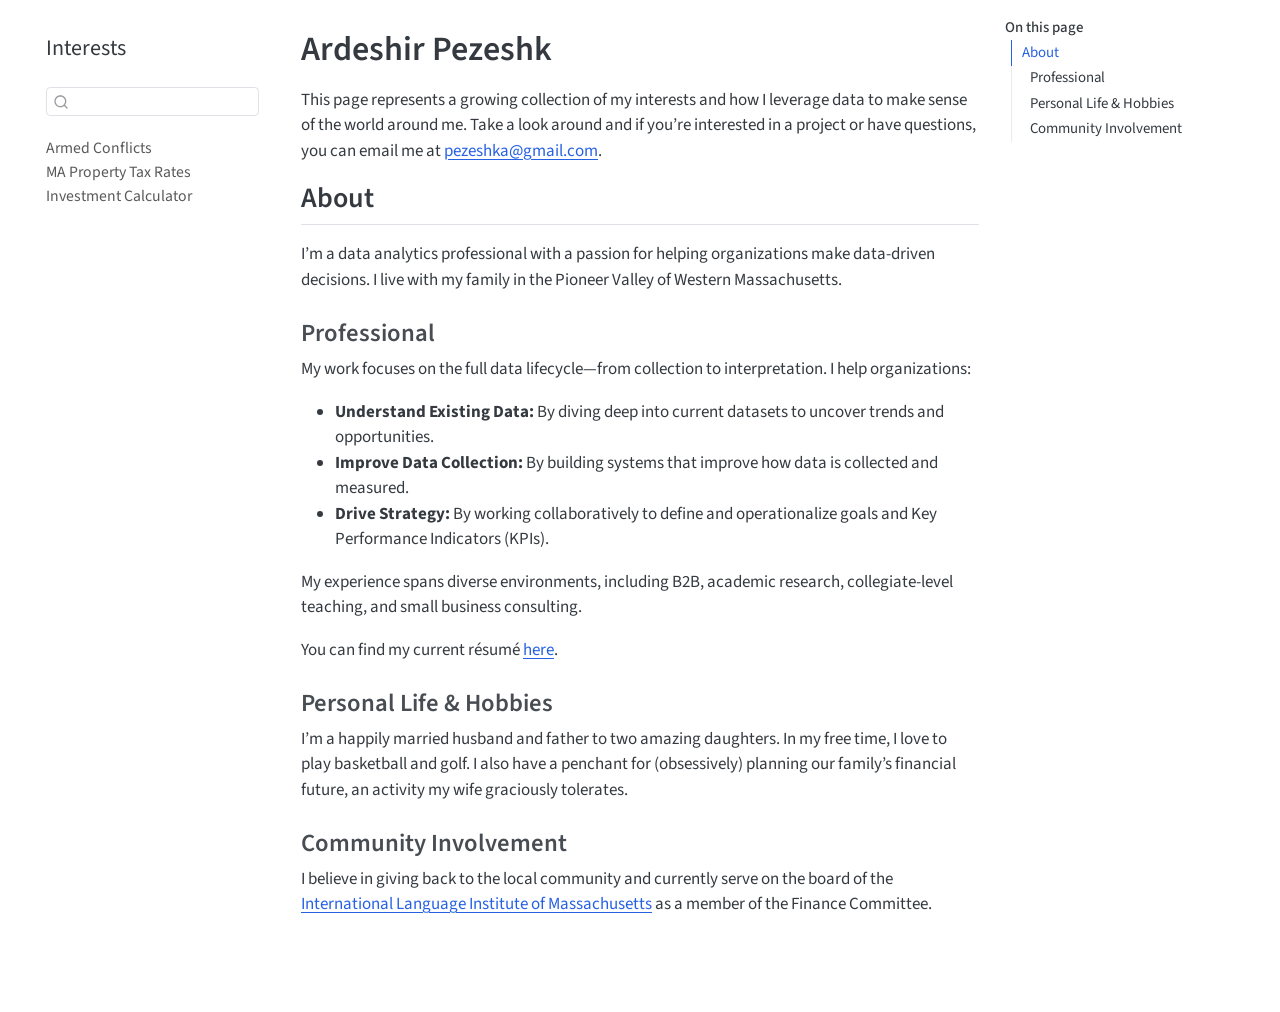
<file: docs/index.html>
<!DOCTYPE html>
<html xmlns="http://www.w3.org/1999/xhtml" lang="en" xml:lang="en"><head>

<meta charset="utf-8">
<meta name="generator" content="quarto-1.6.42">

<meta name="viewport" content="width=device-width, initial-scale=1.0, user-scalable=yes">


<title>Ardeshir Pezeshk – Interests</title>
<style>
code{white-space: pre-wrap;}
span.smallcaps{font-variant: small-caps;}
div.columns{display: flex; gap: min(4vw, 1.5em);}
div.column{flex: auto; overflow-x: auto;}
div.hanging-indent{margin-left: 1.5em; text-indent: -1.5em;}
ul.task-list{list-style: none;}
ul.task-list li input[type="checkbox"] {
  width: 0.8em;
  margin: 0 0.8em 0.2em -1em; /* quarto-specific, see https://github.com/quarto-dev/quarto-cli/issues/4556 */ 
  vertical-align: middle;
}
</style>


<script src="site_libs/quarto-nav/quarto-nav.js"></script>
<script src="site_libs/quarto-nav/headroom.min.js"></script>
<script src="site_libs/clipboard/clipboard.min.js"></script>
<script src="site_libs/quarto-search/autocomplete.umd.js"></script>
<script src="site_libs/quarto-search/fuse.min.js"></script>
<script src="site_libs/quarto-search/quarto-search.js"></script>
<meta name="quarto:offset" content="./">
<script src="site_libs/quarto-html/quarto.js"></script>
<script src="site_libs/quarto-html/popper.min.js"></script>
<script src="site_libs/quarto-html/tippy.umd.min.js"></script>
<script src="site_libs/quarto-html/anchor.min.js"></script>
<link href="site_libs/quarto-html/tippy.css" rel="stylesheet">
<link href="site_libs/quarto-html/quarto-syntax-highlighting-2f5df379a58b258e96c21c0638c20c03.css" rel="stylesheet" id="quarto-text-highlighting-styles">
<script src="site_libs/bootstrap/bootstrap.min.js"></script>
<link href="site_libs/bootstrap/bootstrap-icons.css" rel="stylesheet">
<link href="site_libs/bootstrap/bootstrap-6bd9cfa162949bde0a231f530c97869d.min.css" rel="stylesheet" append-hash="true" id="quarto-bootstrap" data-mode="light">
<script id="quarto-search-options" type="application/json">{
  "location": "sidebar",
  "copy-button": false,
  "collapse-after": 3,
  "panel-placement": "start",
  "type": "textbox",
  "limit": 50,
  "keyboard-shortcut": [
    "f",
    "/",
    "s"
  ],
  "show-item-context": false,
  "language": {
    "search-no-results-text": "No results",
    "search-matching-documents-text": "matching documents",
    "search-copy-link-title": "Copy link to search",
    "search-hide-matches-text": "Hide additional matches",
    "search-more-match-text": "more match in this document",
    "search-more-matches-text": "more matches in this document",
    "search-clear-button-title": "Clear",
    "search-text-placeholder": "",
    "search-detached-cancel-button-title": "Cancel",
    "search-submit-button-title": "Submit",
    "search-label": "Search"
  }
}</script>


<link rel="stylesheet" href="styles.css">
</head>

<body class="nav-sidebar floating">

<div id="quarto-search-results"></div>
  <header id="quarto-header" class="headroom fixed-top">
  <nav class="quarto-secondary-nav">
    <div class="container-fluid d-flex">
      <button type="button" class="quarto-btn-toggle btn" data-bs-toggle="collapse" role="button" data-bs-target=".quarto-sidebar-collapse-item" aria-controls="quarto-sidebar" aria-expanded="false" aria-label="Toggle sidebar navigation" onclick="if (window.quartoToggleHeadroom) { window.quartoToggleHeadroom(); }">
        <i class="bi bi-layout-text-sidebar-reverse"></i>
      </button>
        <nav class="quarto-page-breadcrumbs" aria-label="breadcrumb"><ol class="breadcrumb"><li class="breadcrumb-item">
      Interests
      </li></ol></nav>
        <a class="flex-grow-1" role="navigation" data-bs-toggle="collapse" data-bs-target=".quarto-sidebar-collapse-item" aria-controls="quarto-sidebar" aria-expanded="false" aria-label="Toggle sidebar navigation" onclick="if (window.quartoToggleHeadroom) { window.quartoToggleHeadroom(); }">      
        </a>
      <button type="button" class="btn quarto-search-button" aria-label="Search" onclick="window.quartoOpenSearch();">
        <i class="bi bi-search"></i>
      </button>
    </div>
  </nav>
</header>
<!-- content -->
<div id="quarto-content" class="quarto-container page-columns page-rows-contents page-layout-article">
<!-- sidebar -->
  <nav id="quarto-sidebar" class="sidebar collapse collapse-horizontal quarto-sidebar-collapse-item sidebar-navigation floating overflow-auto">
    <div class="pt-lg-2 mt-2 text-left sidebar-header">
    <div class="sidebar-title mb-0 py-0">
      <a href="./">Interests</a> 
    </div>
      </div>
        <div class="mt-2 flex-shrink-0 align-items-center">
        <div class="sidebar-search">
        <div id="quarto-search" class="" title="Search"></div>
        </div>
        </div>
    <div class="sidebar-menu-container"> 
    <ul class="list-unstyled mt-1">
        <li class="sidebar-item">
  <div class="sidebar-item-container"> 
  <a href="./armed_conflict.html" class="sidebar-item-text sidebar-link">
 <span class="menu-text">Armed Conflicts</span></a>
  </div>
</li>
        <li class="sidebar-item">
  <div class="sidebar-item-container"> 
  <a href="./mass.html" class="sidebar-item-text sidebar-link">
 <span class="menu-text">MA Property Tax Rates</span></a>
  </div>
</li>
        <li class="sidebar-item">
  <div class="sidebar-item-container"> 
  <a href="./investment_calculator.html" class="sidebar-item-text sidebar-link">
 <span class="menu-text">Investment Calculator</span></a>
  </div>
</li>
    </ul>
    </div>
</nav>
<div id="quarto-sidebar-glass" class="quarto-sidebar-collapse-item" data-bs-toggle="collapse" data-bs-target=".quarto-sidebar-collapse-item"></div>
<!-- margin-sidebar -->
    <div id="quarto-margin-sidebar" class="sidebar margin-sidebar">
        <nav id="TOC" role="doc-toc" class="toc-active">
    <h2 id="toc-title">On this page</h2>
   
  <ul>
  <li><a href="#about" id="toc-about" class="nav-link active" data-scroll-target="#about">About</a>
  <ul class="collapse">
  <li><a href="#professional" id="toc-professional" class="nav-link" data-scroll-target="#professional">Professional</a></li>
  <li><a href="#personal-life-hobbies" id="toc-personal-life-hobbies" class="nav-link" data-scroll-target="#personal-life-hobbies">Personal Life &amp; Hobbies</a></li>
  <li><a href="#community-involvement" id="toc-community-involvement" class="nav-link" data-scroll-target="#community-involvement">Community Involvement</a></li>
  </ul></li>
  </ul>
</nav>
    </div>
<!-- main -->
<main class="content" id="quarto-document-content">

<header id="title-block-header" class="quarto-title-block default">
<div class="quarto-title">
<h1 class="title">Ardeshir Pezeshk</h1>
</div>



<div class="quarto-title-meta">

    
  
    
  </div>
  


</header>


<p>This page represents a growing collection of my interests and how I leverage data to make sense of the world around me. Take a look around and if you’re interested in a project or have questions, you can email me at <a href="mailto:pezeshka@gmail.com">pezeshka@gmail.com</a>.</p>
<section id="about" class="level2">
<h2 class="anchored" data-anchor-id="about">About</h2>
<p>I’m a data analytics professional with a passion for helping organizations make data-driven decisions. I live with my family in the Pioneer Valley of Western Massachusetts.</p>
<section id="professional" class="level3">
<h3 class="anchored" data-anchor-id="professional">Professional</h3>
<p>My work focuses on the full data lifecycle—from collection to interpretation. I help organizations:</p>
<ul>
<li><strong>Understand Existing Data:</strong> By diving deep into current datasets to uncover trends and opportunities.</li>
<li><strong>Improve Data Collection:</strong> By building systems that improve how data is collected and measured.</li>
<li><strong>Drive Strategy:</strong> By working collaboratively to define and operationalize goals and Key Performance Indicators (KPIs).</li>
</ul>
<p>My experience spans diverse environments, including B2B, academic research, collegiate-level teaching, and small business consulting.</p>
<p>You can find my current résumé <a href="https://drive.google.com/file/d/1kM9ImNQi08-RJFJR9l2CmvvWIUH6cJAu/view?usp=sharing">here</a>.</p>
</section>
<section id="personal-life-hobbies" class="level3">
<h3 class="anchored" data-anchor-id="personal-life-hobbies">Personal Life &amp; Hobbies</h3>
<p>I’m a happily married husband and father to two amazing daughters. In my free time, I love to play basketball and golf. I also have a penchant for (obsessively) planning our family’s financial future, an activity my wife graciously tolerates.</p>
</section>
<section id="community-involvement" class="level3">
<h3 class="anchored" data-anchor-id="community-involvement">Community Involvement</h3>
<p>I believe in giving back to the local community and currently serve on the board of the <a href="https://ili.edu/">International Language Institute of Massachusetts</a> as a member of the Finance Committee.</p>


</section>
</section>

</main> <!-- /main -->
<script id="quarto-html-after-body" type="application/javascript">
window.document.addEventListener("DOMContentLoaded", function (event) {
  const toggleBodyColorMode = (bsSheetEl) => {
    const mode = bsSheetEl.getAttribute("data-mode");
    const bodyEl = window.document.querySelector("body");
    if (mode === "dark") {
      bodyEl.classList.add("quarto-dark");
      bodyEl.classList.remove("quarto-light");
    } else {
      bodyEl.classList.add("quarto-light");
      bodyEl.classList.remove("quarto-dark");
    }
  }
  const toggleBodyColorPrimary = () => {
    const bsSheetEl = window.document.querySelector("link#quarto-bootstrap");
    if (bsSheetEl) {
      toggleBodyColorMode(bsSheetEl);
    }
  }
  toggleBodyColorPrimary();  
  const icon = "";
  const anchorJS = new window.AnchorJS();
  anchorJS.options = {
    placement: 'right',
    icon: icon
  };
  anchorJS.add('.anchored');
  const isCodeAnnotation = (el) => {
    for (const clz of el.classList) {
      if (clz.startsWith('code-annotation-')) {                     
        return true;
      }
    }
    return false;
  }
  const onCopySuccess = function(e) {
    // button target
    const button = e.trigger;
    // don't keep focus
    button.blur();
    // flash "checked"
    button.classList.add('code-copy-button-checked');
    var currentTitle = button.getAttribute("title");
    button.setAttribute("title", "Copied!");
    let tooltip;
    if (window.bootstrap) {
      button.setAttribute("data-bs-toggle", "tooltip");
      button.setAttribute("data-bs-placement", "left");
      button.setAttribute("data-bs-title", "Copied!");
      tooltip = new bootstrap.Tooltip(button, 
        { trigger: "manual", 
          customClass: "code-copy-button-tooltip",
          offset: [0, -8]});
      tooltip.show();    
    }
    setTimeout(function() {
      if (tooltip) {
        tooltip.hide();
        button.removeAttribute("data-bs-title");
        button.removeAttribute("data-bs-toggle");
        button.removeAttribute("data-bs-placement");
      }
      button.setAttribute("title", currentTitle);
      button.classList.remove('code-copy-button-checked');
    }, 1000);
    // clear code selection
    e.clearSelection();
  }
  const getTextToCopy = function(trigger) {
      const codeEl = trigger.previousElementSibling.cloneNode(true);
      for (const childEl of codeEl.children) {
        if (isCodeAnnotation(childEl)) {
          childEl.remove();
        }
      }
      return codeEl.innerText;
  }
  const clipboard = new window.ClipboardJS('.code-copy-button:not([data-in-quarto-modal])', {
    text: getTextToCopy
  });
  clipboard.on('success', onCopySuccess);
  if (window.document.getElementById('quarto-embedded-source-code-modal')) {
    const clipboardModal = new window.ClipboardJS('.code-copy-button[data-in-quarto-modal]', {
      text: getTextToCopy,
      container: window.document.getElementById('quarto-embedded-source-code-modal')
    });
    clipboardModal.on('success', onCopySuccess);
  }
    var localhostRegex = new RegExp(/^(?:http|https):\/\/localhost\:?[0-9]*\//);
    var mailtoRegex = new RegExp(/^mailto:/);
      var filterRegex = new RegExp('/' + window.location.host + '/');
    var isInternal = (href) => {
        return filterRegex.test(href) || localhostRegex.test(href) || mailtoRegex.test(href);
    }
    // Inspect non-navigation links and adorn them if external
 	var links = window.document.querySelectorAll('a[href]:not(.nav-link):not(.navbar-brand):not(.toc-action):not(.sidebar-link):not(.sidebar-item-toggle):not(.pagination-link):not(.no-external):not([aria-hidden]):not(.dropdown-item):not(.quarto-navigation-tool):not(.about-link)');
    for (var i=0; i<links.length; i++) {
      const link = links[i];
      if (!isInternal(link.href)) {
        // undo the damage that might have been done by quarto-nav.js in the case of
        // links that we want to consider external
        if (link.dataset.originalHref !== undefined) {
          link.href = link.dataset.originalHref;
        }
      }
    }
  function tippyHover(el, contentFn, onTriggerFn, onUntriggerFn) {
    const config = {
      allowHTML: true,
      maxWidth: 500,
      delay: 100,
      arrow: false,
      appendTo: function(el) {
          return el.parentElement;
      },
      interactive: true,
      interactiveBorder: 10,
      theme: 'quarto',
      placement: 'bottom-start',
    };
    if (contentFn) {
      config.content = contentFn;
    }
    if (onTriggerFn) {
      config.onTrigger = onTriggerFn;
    }
    if (onUntriggerFn) {
      config.onUntrigger = onUntriggerFn;
    }
    window.tippy(el, config); 
  }
  const noterefs = window.document.querySelectorAll('a[role="doc-noteref"]');
  for (var i=0; i<noterefs.length; i++) {
    const ref = noterefs[i];
    tippyHover(ref, function() {
      // use id or data attribute instead here
      let href = ref.getAttribute('data-footnote-href') || ref.getAttribute('href');
      try { href = new URL(href).hash; } catch {}
      const id = href.replace(/^#\/?/, "");
      const note = window.document.getElementById(id);
      if (note) {
        return note.innerHTML;
      } else {
        return "";
      }
    });
  }
  const xrefs = window.document.querySelectorAll('a.quarto-xref');
  const processXRef = (id, note) => {
    // Strip column container classes
    const stripColumnClz = (el) => {
      el.classList.remove("page-full", "page-columns");
      if (el.children) {
        for (const child of el.children) {
          stripColumnClz(child);
        }
      }
    }
    stripColumnClz(note)
    if (id === null || id.startsWith('sec-')) {
      // Special case sections, only their first couple elements
      const container = document.createElement("div");
      if (note.children && note.children.length > 2) {
        container.appendChild(note.children[0].cloneNode(true));
        for (let i = 1; i < note.children.length; i++) {
          const child = note.children[i];
          if (child.tagName === "P" && child.innerText === "") {
            continue;
          } else {
            container.appendChild(child.cloneNode(true));
            break;
          }
        }
        if (window.Quarto?.typesetMath) {
          window.Quarto.typesetMath(container);
        }
        return container.innerHTML
      } else {
        if (window.Quarto?.typesetMath) {
          window.Quarto.typesetMath(note);
        }
        return note.innerHTML;
      }
    } else {
      // Remove any anchor links if they are present
      const anchorLink = note.querySelector('a.anchorjs-link');
      if (anchorLink) {
        anchorLink.remove();
      }
      if (window.Quarto?.typesetMath) {
        window.Quarto.typesetMath(note);
      }
      if (note.classList.contains("callout")) {
        return note.outerHTML;
      } else {
        return note.innerHTML;
      }
    }
  }
  for (var i=0; i<xrefs.length; i++) {
    const xref = xrefs[i];
    tippyHover(xref, undefined, function(instance) {
      instance.disable();
      let url = xref.getAttribute('href');
      let hash = undefined; 
      if (url.startsWith('#')) {
        hash = url;
      } else {
        try { hash = new URL(url).hash; } catch {}
      }
      if (hash) {
        const id = hash.replace(/^#\/?/, "");
        const note = window.document.getElementById(id);
        if (note !== null) {
          try {
            const html = processXRef(id, note.cloneNode(true));
            instance.setContent(html);
          } finally {
            instance.enable();
            instance.show();
          }
        } else {
          // See if we can fetch this
          fetch(url.split('#')[0])
          .then(res => res.text())
          .then(html => {
            const parser = new DOMParser();
            const htmlDoc = parser.parseFromString(html, "text/html");
            const note = htmlDoc.getElementById(id);
            if (note !== null) {
              const html = processXRef(id, note);
              instance.setContent(html);
            } 
          }).finally(() => {
            instance.enable();
            instance.show();
          });
        }
      } else {
        // See if we can fetch a full url (with no hash to target)
        // This is a special case and we should probably do some content thinning / targeting
        fetch(url)
        .then(res => res.text())
        .then(html => {
          const parser = new DOMParser();
          const htmlDoc = parser.parseFromString(html, "text/html");
          const note = htmlDoc.querySelector('main.content');
          if (note !== null) {
            // This should only happen for chapter cross references
            // (since there is no id in the URL)
            // remove the first header
            if (note.children.length > 0 && note.children[0].tagName === "HEADER") {
              note.children[0].remove();
            }
            const html = processXRef(null, note);
            instance.setContent(html);
          } 
        }).finally(() => {
          instance.enable();
          instance.show();
        });
      }
    }, function(instance) {
    });
  }
      let selectedAnnoteEl;
      const selectorForAnnotation = ( cell, annotation) => {
        let cellAttr = 'data-code-cell="' + cell + '"';
        let lineAttr = 'data-code-annotation="' +  annotation + '"';
        const selector = 'span[' + cellAttr + '][' + lineAttr + ']';
        return selector;
      }
      const selectCodeLines = (annoteEl) => {
        const doc = window.document;
        const targetCell = annoteEl.getAttribute("data-target-cell");
        const targetAnnotation = annoteEl.getAttribute("data-target-annotation");
        const annoteSpan = window.document.querySelector(selectorForAnnotation(targetCell, targetAnnotation));
        const lines = annoteSpan.getAttribute("data-code-lines").split(",");
        const lineIds = lines.map((line) => {
          return targetCell + "-" + line;
        })
        let top = null;
        let height = null;
        let parent = null;
        if (lineIds.length > 0) {
            //compute the position of the single el (top and bottom and make a div)
            const el = window.document.getElementById(lineIds[0]);
            top = el.offsetTop;
            height = el.offsetHeight;
            parent = el.parentElement.parentElement;
          if (lineIds.length > 1) {
            const lastEl = window.document.getElementById(lineIds[lineIds.length - 1]);
            const bottom = lastEl.offsetTop + lastEl.offsetHeight;
            height = bottom - top;
          }
          if (top !== null && height !== null && parent !== null) {
            // cook up a div (if necessary) and position it 
            let div = window.document.getElementById("code-annotation-line-highlight");
            if (div === null) {
              div = window.document.createElement("div");
              div.setAttribute("id", "code-annotation-line-highlight");
              div.style.position = 'absolute';
              parent.appendChild(div);
            }
            div.style.top = top - 2 + "px";
            div.style.height = height + 4 + "px";
            div.style.left = 0;
            let gutterDiv = window.document.getElementById("code-annotation-line-highlight-gutter");
            if (gutterDiv === null) {
              gutterDiv = window.document.createElement("div");
              gutterDiv.setAttribute("id", "code-annotation-line-highlight-gutter");
              gutterDiv.style.position = 'absolute';
              const codeCell = window.document.getElementById(targetCell);
              const gutter = codeCell.querySelector('.code-annotation-gutter');
              gutter.appendChild(gutterDiv);
            }
            gutterDiv.style.top = top - 2 + "px";
            gutterDiv.style.height = height + 4 + "px";
          }
          selectedAnnoteEl = annoteEl;
        }
      };
      const unselectCodeLines = () => {
        const elementsIds = ["code-annotation-line-highlight", "code-annotation-line-highlight-gutter"];
        elementsIds.forEach((elId) => {
          const div = window.document.getElementById(elId);
          if (div) {
            div.remove();
          }
        });
        selectedAnnoteEl = undefined;
      };
        // Handle positioning of the toggle
    window.addEventListener(
      "resize",
      throttle(() => {
        elRect = undefined;
        if (selectedAnnoteEl) {
          selectCodeLines(selectedAnnoteEl);
        }
      }, 10)
    );
    function throttle(fn, ms) {
    let throttle = false;
    let timer;
      return (...args) => {
        if(!throttle) { // first call gets through
            fn.apply(this, args);
            throttle = true;
        } else { // all the others get throttled
            if(timer) clearTimeout(timer); // cancel #2
            timer = setTimeout(() => {
              fn.apply(this, args);
              timer = throttle = false;
            }, ms);
        }
      };
    }
      // Attach click handler to the DT
      const annoteDls = window.document.querySelectorAll('dt[data-target-cell]');
      for (const annoteDlNode of annoteDls) {
        annoteDlNode.addEventListener('click', (event) => {
          const clickedEl = event.target;
          if (clickedEl !== selectedAnnoteEl) {
            unselectCodeLines();
            const activeEl = window.document.querySelector('dt[data-target-cell].code-annotation-active');
            if (activeEl) {
              activeEl.classList.remove('code-annotation-active');
            }
            selectCodeLines(clickedEl);
            clickedEl.classList.add('code-annotation-active');
          } else {
            // Unselect the line
            unselectCodeLines();
            clickedEl.classList.remove('code-annotation-active');
          }
        });
      }
  const findCites = (el) => {
    const parentEl = el.parentElement;
    if (parentEl) {
      const cites = parentEl.dataset.cites;
      if (cites) {
        return {
          el,
          cites: cites.split(' ')
        };
      } else {
        return findCites(el.parentElement)
      }
    } else {
      return undefined;
    }
  };
  var bibliorefs = window.document.querySelectorAll('a[role="doc-biblioref"]');
  for (var i=0; i<bibliorefs.length; i++) {
    const ref = bibliorefs[i];
    const citeInfo = findCites(ref);
    if (citeInfo) {
      tippyHover(citeInfo.el, function() {
        var popup = window.document.createElement('div');
        citeInfo.cites.forEach(function(cite) {
          var citeDiv = window.document.createElement('div');
          citeDiv.classList.add('hanging-indent');
          citeDiv.classList.add('csl-entry');
          var biblioDiv = window.document.getElementById('ref-' + cite);
          if (biblioDiv) {
            citeDiv.innerHTML = biblioDiv.innerHTML;
          }
          popup.appendChild(citeDiv);
        });
        return popup.innerHTML;
      });
    }
  }
});
</script>
</div> <!-- /content -->




</body></html>
</file>
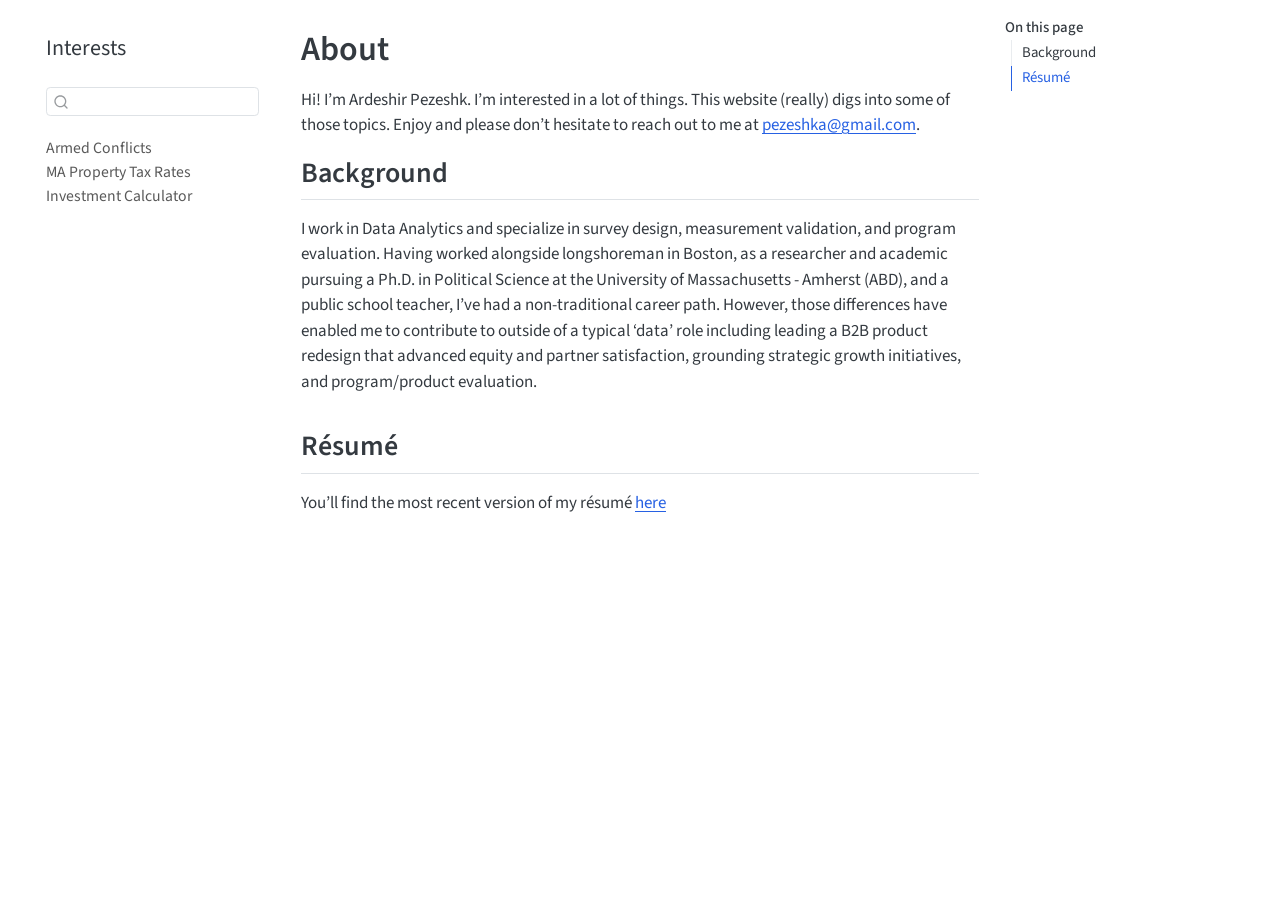
<file: docs/about.html>
<!DOCTYPE html>
<html xmlns="http://www.w3.org/1999/xhtml" lang="en" xml:lang="en"><head>

<meta charset="utf-8">
<meta name="generator" content="quarto-1.6.42">

<meta name="viewport" content="width=device-width, initial-scale=1.0, user-scalable=yes">


<title>About – Interests</title>
<style>
code{white-space: pre-wrap;}
span.smallcaps{font-variant: small-caps;}
div.columns{display: flex; gap: min(4vw, 1.5em);}
div.column{flex: auto; overflow-x: auto;}
div.hanging-indent{margin-left: 1.5em; text-indent: -1.5em;}
ul.task-list{list-style: none;}
ul.task-list li input[type="checkbox"] {
  width: 0.8em;
  margin: 0 0.8em 0.2em -1em; /* quarto-specific, see https://github.com/quarto-dev/quarto-cli/issues/4556 */ 
  vertical-align: middle;
}
</style>


<script src="site_libs/quarto-nav/quarto-nav.js"></script>
<script src="site_libs/quarto-nav/headroom.min.js"></script>
<script src="site_libs/clipboard/clipboard.min.js"></script>
<script src="site_libs/quarto-search/autocomplete.umd.js"></script>
<script src="site_libs/quarto-search/fuse.min.js"></script>
<script src="site_libs/quarto-search/quarto-search.js"></script>
<meta name="quarto:offset" content="./">
<script src="site_libs/quarto-html/quarto.js"></script>
<script src="site_libs/quarto-html/popper.min.js"></script>
<script src="site_libs/quarto-html/tippy.umd.min.js"></script>
<script src="site_libs/quarto-html/anchor.min.js"></script>
<link href="site_libs/quarto-html/tippy.css" rel="stylesheet">
<link href="site_libs/quarto-html/quarto-syntax-highlighting-2f5df379a58b258e96c21c0638c20c03.css" rel="stylesheet" id="quarto-text-highlighting-styles">
<script src="site_libs/bootstrap/bootstrap.min.js"></script>
<link href="site_libs/bootstrap/bootstrap-icons.css" rel="stylesheet">
<link href="site_libs/bootstrap/bootstrap-6bd9cfa162949bde0a231f530c97869d.min.css" rel="stylesheet" append-hash="true" id="quarto-bootstrap" data-mode="light">
<script id="quarto-search-options" type="application/json">{
  "location": "sidebar",
  "copy-button": false,
  "collapse-after": 3,
  "panel-placement": "start",
  "type": "textbox",
  "limit": 50,
  "keyboard-shortcut": [
    "f",
    "/",
    "s"
  ],
  "show-item-context": false,
  "language": {
    "search-no-results-text": "No results",
    "search-matching-documents-text": "matching documents",
    "search-copy-link-title": "Copy link to search",
    "search-hide-matches-text": "Hide additional matches",
    "search-more-match-text": "more match in this document",
    "search-more-matches-text": "more matches in this document",
    "search-clear-button-title": "Clear",
    "search-text-placeholder": "",
    "search-detached-cancel-button-title": "Cancel",
    "search-submit-button-title": "Submit",
    "search-label": "Search"
  }
}</script>


<link rel="stylesheet" href="styles.css">
</head>

<body class="nav-sidebar floating">

<div id="quarto-search-results"></div>
  <header id="quarto-header" class="headroom fixed-top">
  <nav class="quarto-secondary-nav">
    <div class="container-fluid d-flex">
      <button type="button" class="quarto-btn-toggle btn" data-bs-toggle="collapse" role="button" data-bs-target=".quarto-sidebar-collapse-item" aria-controls="quarto-sidebar" aria-expanded="false" aria-label="Toggle sidebar navigation" onclick="if (window.quartoToggleHeadroom) { window.quartoToggleHeadroom(); }">
        <i class="bi bi-layout-text-sidebar-reverse"></i>
      </button>
        <nav class="quarto-page-breadcrumbs" aria-label="breadcrumb"><ol class="breadcrumb"><li class="breadcrumb-item">
      Interests
      </li></ol></nav>
        <a class="flex-grow-1" role="navigation" data-bs-toggle="collapse" data-bs-target=".quarto-sidebar-collapse-item" aria-controls="quarto-sidebar" aria-expanded="false" aria-label="Toggle sidebar navigation" onclick="if (window.quartoToggleHeadroom) { window.quartoToggleHeadroom(); }">      
        </a>
      <button type="button" class="btn quarto-search-button" aria-label="Search" onclick="window.quartoOpenSearch();">
        <i class="bi bi-search"></i>
      </button>
    </div>
  </nav>
</header>
<!-- content -->
<div id="quarto-content" class="quarto-container page-columns page-rows-contents page-layout-article">
<!-- sidebar -->
  <nav id="quarto-sidebar" class="sidebar collapse collapse-horizontal quarto-sidebar-collapse-item sidebar-navigation floating overflow-auto">
    <div class="pt-lg-2 mt-2 text-left sidebar-header">
    <div class="sidebar-title mb-0 py-0">
      <a href="./">Interests</a> 
    </div>
      </div>
        <div class="mt-2 flex-shrink-0 align-items-center">
        <div class="sidebar-search">
        <div id="quarto-search" class="" title="Search"></div>
        </div>
        </div>
    <div class="sidebar-menu-container"> 
    <ul class="list-unstyled mt-1">
        <li class="sidebar-item">
  <div class="sidebar-item-container"> 
  <a href="./armed_conflict.html" class="sidebar-item-text sidebar-link">
 <span class="menu-text">Armed Conflicts</span></a>
  </div>
</li>
        <li class="sidebar-item">
  <div class="sidebar-item-container"> 
  <a href="./mass.html" class="sidebar-item-text sidebar-link">
 <span class="menu-text">MA Property Tax Rates</span></a>
  </div>
</li>
        <li class="sidebar-item">
  <div class="sidebar-item-container"> 
  <a href="./investment_calculator.html" class="sidebar-item-text sidebar-link">
 <span class="menu-text">Investment Calculator</span></a>
  </div>
</li>
    </ul>
    </div>
</nav>
<div id="quarto-sidebar-glass" class="quarto-sidebar-collapse-item" data-bs-toggle="collapse" data-bs-target=".quarto-sidebar-collapse-item"></div>
<!-- margin-sidebar -->
    <div id="quarto-margin-sidebar" class="sidebar margin-sidebar">
        <nav id="TOC" role="doc-toc" class="toc-active">
    <h2 id="toc-title">On this page</h2>
   
  <ul>
  <li><a href="#background" id="toc-background" class="nav-link active" data-scroll-target="#background">Background</a></li>
  <li><a href="#résumé" id="toc-résumé" class="nav-link" data-scroll-target="#résumé">Résumé</a></li>
  </ul>
</nav>
    </div>
<!-- main -->
<main class="content" id="quarto-document-content">

<header id="title-block-header" class="quarto-title-block default">
<div class="quarto-title">
<h1 class="title">About</h1>
</div>



<div class="quarto-title-meta">

    
  
    
  </div>
  


</header>


<p>Hi! I’m Ardeshir Pezeshk. I’m interested in a lot of things. This website (really) digs into some of those topics. Enjoy and please don’t hesitate to reach out to me at <a href="mailto:pezeshka@gmail.com">pezeshka@gmail.com</a>.</p>
<section id="background" class="level2">
<h2 class="anchored" data-anchor-id="background">Background</h2>
<p>I work in Data Analytics and specialize in survey design, measurement validation, and program evaluation. Having worked alongside longshoreman in Boston, as a researcher and academic pursuing a Ph.D.&nbsp;in Political Science at the University of Massachusetts - Amherst (ABD), and a public school teacher, I’ve had a non-traditional career path. However, those differences have enabled me to contribute to outside of a typical ‘data’ role including leading a B2B product redesign that advanced equity and partner satisfaction, grounding strategic growth initiatives, and program/product evaluation.</p>
</section>
<section id="résumé" class="level2">
<h2 class="anchored" data-anchor-id="résumé">Résumé</h2>
<p>You’ll find the most recent version of my résumé <a href="https://drive.google.com/file/d/1kM9ImNQi08-RJFJR9l2CmvvWIUH6cJAu/view?usp=sharing">here</a></p>


</section>

</main> <!-- /main -->
<script id="quarto-html-after-body" type="application/javascript">
window.document.addEventListener("DOMContentLoaded", function (event) {
  const toggleBodyColorMode = (bsSheetEl) => {
    const mode = bsSheetEl.getAttribute("data-mode");
    const bodyEl = window.document.querySelector("body");
    if (mode === "dark") {
      bodyEl.classList.add("quarto-dark");
      bodyEl.classList.remove("quarto-light");
    } else {
      bodyEl.classList.add("quarto-light");
      bodyEl.classList.remove("quarto-dark");
    }
  }
  const toggleBodyColorPrimary = () => {
    const bsSheetEl = window.document.querySelector("link#quarto-bootstrap");
    if (bsSheetEl) {
      toggleBodyColorMode(bsSheetEl);
    }
  }
  toggleBodyColorPrimary();  
  const icon = "";
  const anchorJS = new window.AnchorJS();
  anchorJS.options = {
    placement: 'right',
    icon: icon
  };
  anchorJS.add('.anchored');
  const isCodeAnnotation = (el) => {
    for (const clz of el.classList) {
      if (clz.startsWith('code-annotation-')) {                     
        return true;
      }
    }
    return false;
  }
  const onCopySuccess = function(e) {
    // button target
    const button = e.trigger;
    // don't keep focus
    button.blur();
    // flash "checked"
    button.classList.add('code-copy-button-checked');
    var currentTitle = button.getAttribute("title");
    button.setAttribute("title", "Copied!");
    let tooltip;
    if (window.bootstrap) {
      button.setAttribute("data-bs-toggle", "tooltip");
      button.setAttribute("data-bs-placement", "left");
      button.setAttribute("data-bs-title", "Copied!");
      tooltip = new bootstrap.Tooltip(button, 
        { trigger: "manual", 
          customClass: "code-copy-button-tooltip",
          offset: [0, -8]});
      tooltip.show();    
    }
    setTimeout(function() {
      if (tooltip) {
        tooltip.hide();
        button.removeAttribute("data-bs-title");
        button.removeAttribute("data-bs-toggle");
        button.removeAttribute("data-bs-placement");
      }
      button.setAttribute("title", currentTitle);
      button.classList.remove('code-copy-button-checked');
    }, 1000);
    // clear code selection
    e.clearSelection();
  }
  const getTextToCopy = function(trigger) {
      const codeEl = trigger.previousElementSibling.cloneNode(true);
      for (const childEl of codeEl.children) {
        if (isCodeAnnotation(childEl)) {
          childEl.remove();
        }
      }
      return codeEl.innerText;
  }
  const clipboard = new window.ClipboardJS('.code-copy-button:not([data-in-quarto-modal])', {
    text: getTextToCopy
  });
  clipboard.on('success', onCopySuccess);
  if (window.document.getElementById('quarto-embedded-source-code-modal')) {
    const clipboardModal = new window.ClipboardJS('.code-copy-button[data-in-quarto-modal]', {
      text: getTextToCopy,
      container: window.document.getElementById('quarto-embedded-source-code-modal')
    });
    clipboardModal.on('success', onCopySuccess);
  }
    var localhostRegex = new RegExp(/^(?:http|https):\/\/localhost\:?[0-9]*\//);
    var mailtoRegex = new RegExp(/^mailto:/);
      var filterRegex = new RegExp('/' + window.location.host + '/');
    var isInternal = (href) => {
        return filterRegex.test(href) || localhostRegex.test(href) || mailtoRegex.test(href);
    }
    // Inspect non-navigation links and adorn them if external
 	var links = window.document.querySelectorAll('a[href]:not(.nav-link):not(.navbar-brand):not(.toc-action):not(.sidebar-link):not(.sidebar-item-toggle):not(.pagination-link):not(.no-external):not([aria-hidden]):not(.dropdown-item):not(.quarto-navigation-tool):not(.about-link)');
    for (var i=0; i<links.length; i++) {
      const link = links[i];
      if (!isInternal(link.href)) {
        // undo the damage that might have been done by quarto-nav.js in the case of
        // links that we want to consider external
        if (link.dataset.originalHref !== undefined) {
          link.href = link.dataset.originalHref;
        }
      }
    }
  function tippyHover(el, contentFn, onTriggerFn, onUntriggerFn) {
    const config = {
      allowHTML: true,
      maxWidth: 500,
      delay: 100,
      arrow: false,
      appendTo: function(el) {
          return el.parentElement;
      },
      interactive: true,
      interactiveBorder: 10,
      theme: 'quarto',
      placement: 'bottom-start',
    };
    if (contentFn) {
      config.content = contentFn;
    }
    if (onTriggerFn) {
      config.onTrigger = onTriggerFn;
    }
    if (onUntriggerFn) {
      config.onUntrigger = onUntriggerFn;
    }
    window.tippy(el, config); 
  }
  const noterefs = window.document.querySelectorAll('a[role="doc-noteref"]');
  for (var i=0; i<noterefs.length; i++) {
    const ref = noterefs[i];
    tippyHover(ref, function() {
      // use id or data attribute instead here
      let href = ref.getAttribute('data-footnote-href') || ref.getAttribute('href');
      try { href = new URL(href).hash; } catch {}
      const id = href.replace(/^#\/?/, "");
      const note = window.document.getElementById(id);
      if (note) {
        return note.innerHTML;
      } else {
        return "";
      }
    });
  }
  const xrefs = window.document.querySelectorAll('a.quarto-xref');
  const processXRef = (id, note) => {
    // Strip column container classes
    const stripColumnClz = (el) => {
      el.classList.remove("page-full", "page-columns");
      if (el.children) {
        for (const child of el.children) {
          stripColumnClz(child);
        }
      }
    }
    stripColumnClz(note)
    if (id === null || id.startsWith('sec-')) {
      // Special case sections, only their first couple elements
      const container = document.createElement("div");
      if (note.children && note.children.length > 2) {
        container.appendChild(note.children[0].cloneNode(true));
        for (let i = 1; i < note.children.length; i++) {
          const child = note.children[i];
          if (child.tagName === "P" && child.innerText === "") {
            continue;
          } else {
            container.appendChild(child.cloneNode(true));
            break;
          }
        }
        if (window.Quarto?.typesetMath) {
          window.Quarto.typesetMath(container);
        }
        return container.innerHTML
      } else {
        if (window.Quarto?.typesetMath) {
          window.Quarto.typesetMath(note);
        }
        return note.innerHTML;
      }
    } else {
      // Remove any anchor links if they are present
      const anchorLink = note.querySelector('a.anchorjs-link');
      if (anchorLink) {
        anchorLink.remove();
      }
      if (window.Quarto?.typesetMath) {
        window.Quarto.typesetMath(note);
      }
      if (note.classList.contains("callout")) {
        return note.outerHTML;
      } else {
        return note.innerHTML;
      }
    }
  }
  for (var i=0; i<xrefs.length; i++) {
    const xref = xrefs[i];
    tippyHover(xref, undefined, function(instance) {
      instance.disable();
      let url = xref.getAttribute('href');
      let hash = undefined; 
      if (url.startsWith('#')) {
        hash = url;
      } else {
        try { hash = new URL(url).hash; } catch {}
      }
      if (hash) {
        const id = hash.replace(/^#\/?/, "");
        const note = window.document.getElementById(id);
        if (note !== null) {
          try {
            const html = processXRef(id, note.cloneNode(true));
            instance.setContent(html);
          } finally {
            instance.enable();
            instance.show();
          }
        } else {
          // See if we can fetch this
          fetch(url.split('#')[0])
          .then(res => res.text())
          .then(html => {
            const parser = new DOMParser();
            const htmlDoc = parser.parseFromString(html, "text/html");
            const note = htmlDoc.getElementById(id);
            if (note !== null) {
              const html = processXRef(id, note);
              instance.setContent(html);
            } 
          }).finally(() => {
            instance.enable();
            instance.show();
          });
        }
      } else {
        // See if we can fetch a full url (with no hash to target)
        // This is a special case and we should probably do some content thinning / targeting
        fetch(url)
        .then(res => res.text())
        .then(html => {
          const parser = new DOMParser();
          const htmlDoc = parser.parseFromString(html, "text/html");
          const note = htmlDoc.querySelector('main.content');
          if (note !== null) {
            // This should only happen for chapter cross references
            // (since there is no id in the URL)
            // remove the first header
            if (note.children.length > 0 && note.children[0].tagName === "HEADER") {
              note.children[0].remove();
            }
            const html = processXRef(null, note);
            instance.setContent(html);
          } 
        }).finally(() => {
          instance.enable();
          instance.show();
        });
      }
    }, function(instance) {
    });
  }
      let selectedAnnoteEl;
      const selectorForAnnotation = ( cell, annotation) => {
        let cellAttr = 'data-code-cell="' + cell + '"';
        let lineAttr = 'data-code-annotation="' +  annotation + '"';
        const selector = 'span[' + cellAttr + '][' + lineAttr + ']';
        return selector;
      }
      const selectCodeLines = (annoteEl) => {
        const doc = window.document;
        const targetCell = annoteEl.getAttribute("data-target-cell");
        const targetAnnotation = annoteEl.getAttribute("data-target-annotation");
        const annoteSpan = window.document.querySelector(selectorForAnnotation(targetCell, targetAnnotation));
        const lines = annoteSpan.getAttribute("data-code-lines").split(",");
        const lineIds = lines.map((line) => {
          return targetCell + "-" + line;
        })
        let top = null;
        let height = null;
        let parent = null;
        if (lineIds.length > 0) {
            //compute the position of the single el (top and bottom and make a div)
            const el = window.document.getElementById(lineIds[0]);
            top = el.offsetTop;
            height = el.offsetHeight;
            parent = el.parentElement.parentElement;
          if (lineIds.length > 1) {
            const lastEl = window.document.getElementById(lineIds[lineIds.length - 1]);
            const bottom = lastEl.offsetTop + lastEl.offsetHeight;
            height = bottom - top;
          }
          if (top !== null && height !== null && parent !== null) {
            // cook up a div (if necessary) and position it 
            let div = window.document.getElementById("code-annotation-line-highlight");
            if (div === null) {
              div = window.document.createElement("div");
              div.setAttribute("id", "code-annotation-line-highlight");
              div.style.position = 'absolute';
              parent.appendChild(div);
            }
            div.style.top = top - 2 + "px";
            div.style.height = height + 4 + "px";
            div.style.left = 0;
            let gutterDiv = window.document.getElementById("code-annotation-line-highlight-gutter");
            if (gutterDiv === null) {
              gutterDiv = window.document.createElement("div");
              gutterDiv.setAttribute("id", "code-annotation-line-highlight-gutter");
              gutterDiv.style.position = 'absolute';
              const codeCell = window.document.getElementById(targetCell);
              const gutter = codeCell.querySelector('.code-annotation-gutter');
              gutter.appendChild(gutterDiv);
            }
            gutterDiv.style.top = top - 2 + "px";
            gutterDiv.style.height = height + 4 + "px";
          }
          selectedAnnoteEl = annoteEl;
        }
      };
      const unselectCodeLines = () => {
        const elementsIds = ["code-annotation-line-highlight", "code-annotation-line-highlight-gutter"];
        elementsIds.forEach((elId) => {
          const div = window.document.getElementById(elId);
          if (div) {
            div.remove();
          }
        });
        selectedAnnoteEl = undefined;
      };
        // Handle positioning of the toggle
    window.addEventListener(
      "resize",
      throttle(() => {
        elRect = undefined;
        if (selectedAnnoteEl) {
          selectCodeLines(selectedAnnoteEl);
        }
      }, 10)
    );
    function throttle(fn, ms) {
    let throttle = false;
    let timer;
      return (...args) => {
        if(!throttle) { // first call gets through
            fn.apply(this, args);
            throttle = true;
        } else { // all the others get throttled
            if(timer) clearTimeout(timer); // cancel #2
            timer = setTimeout(() => {
              fn.apply(this, args);
              timer = throttle = false;
            }, ms);
        }
      };
    }
      // Attach click handler to the DT
      const annoteDls = window.document.querySelectorAll('dt[data-target-cell]');
      for (const annoteDlNode of annoteDls) {
        annoteDlNode.addEventListener('click', (event) => {
          const clickedEl = event.target;
          if (clickedEl !== selectedAnnoteEl) {
            unselectCodeLines();
            const activeEl = window.document.querySelector('dt[data-target-cell].code-annotation-active');
            if (activeEl) {
              activeEl.classList.remove('code-annotation-active');
            }
            selectCodeLines(clickedEl);
            clickedEl.classList.add('code-annotation-active');
          } else {
            // Unselect the line
            unselectCodeLines();
            clickedEl.classList.remove('code-annotation-active');
          }
        });
      }
  const findCites = (el) => {
    const parentEl = el.parentElement;
    if (parentEl) {
      const cites = parentEl.dataset.cites;
      if (cites) {
        return {
          el,
          cites: cites.split(' ')
        };
      } else {
        return findCites(el.parentElement)
      }
    } else {
      return undefined;
    }
  };
  var bibliorefs = window.document.querySelectorAll('a[role="doc-biblioref"]');
  for (var i=0; i<bibliorefs.length; i++) {
    const ref = bibliorefs[i];
    const citeInfo = findCites(ref);
    if (citeInfo) {
      tippyHover(citeInfo.el, function() {
        var popup = window.document.createElement('div');
        citeInfo.cites.forEach(function(cite) {
          var citeDiv = window.document.createElement('div');
          citeDiv.classList.add('hanging-indent');
          citeDiv.classList.add('csl-entry');
          var biblioDiv = window.document.getElementById('ref-' + cite);
          if (biblioDiv) {
            citeDiv.innerHTML = biblioDiv.innerHTML;
          }
          popup.appendChild(citeDiv);
        });
        return popup.innerHTML;
      });
    }
  }
});
</script>
</div> <!-- /content -->




</body></html>
</file>
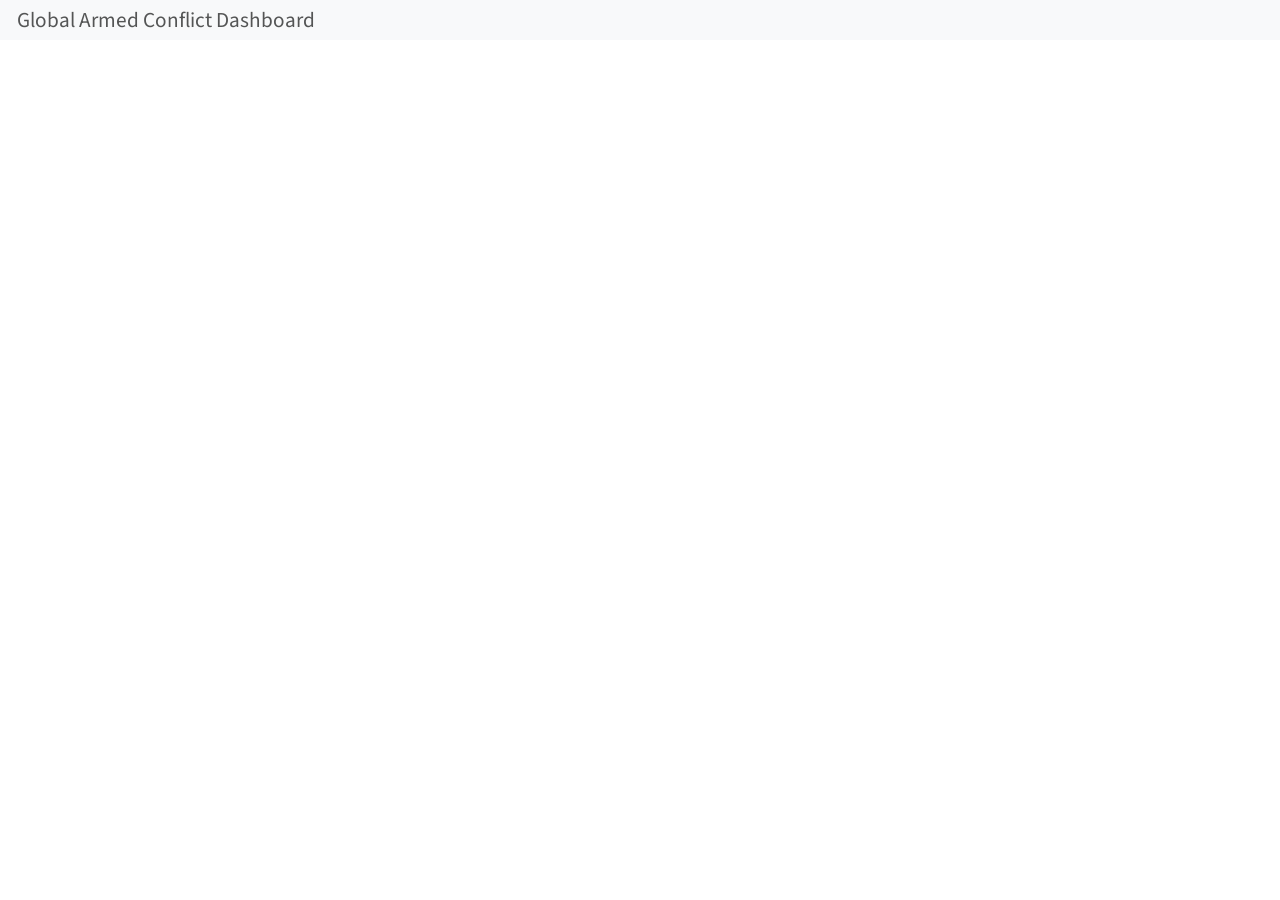
<file: docs/armed_conflict.html>
<!DOCTYPE html>
<html xmlns="http://www.w3.org/1999/xhtml" lang="en" xml:lang="en"><head>

<meta charset="utf-8">
<meta name="generator" content="quarto-1.6.42">

<meta name="viewport" content="width=device-width, initial-scale=1.0, user-scalable=yes">


<title>Global Armed Conflict Dashboard – Interests</title>
<style>
code{white-space: pre-wrap;}
span.smallcaps{font-variant: small-caps;}
div.columns{display: flex; gap: min(4vw, 1.5em);}
div.column{flex: auto; overflow-x: auto;}
div.hanging-indent{margin-left: 1.5em; text-indent: -1.5em;}
ul.task-list{list-style: none;}
ul.task-list li input[type="checkbox"] {
  width: 0.8em;
  margin: 0 0.8em 0.2em -1em; /* quarto-specific, see https://github.com/quarto-dev/quarto-cli/issues/4556 */ 
  vertical-align: middle;
}
</style>


<script src="site_libs/quarto-nav/quarto-nav.js"></script>
<script src="site_libs/quarto-nav/headroom.min.js"></script>
<script src="site_libs/clipboard/clipboard.min.js"></script>
<script src="site_libs/quarto-search/autocomplete.umd.js"></script>
<script src="site_libs/quarto-search/fuse.min.js"></script>
<script src="site_libs/quarto-search/quarto-search.js"></script>
<meta name="quarto:offset" content="./">
<script src="site_libs/quarto-html/quarto.js"></script>
<script src="site_libs/quarto-html/popper.min.js"></script>
<script src="site_libs/quarto-html/tippy.umd.min.js"></script>
<script src="site_libs/quarto-html/anchor.min.js"></script>
<link href="site_libs/quarto-html/tippy.css" rel="stylesheet">
<link href="site_libs/quarto-html/quarto-syntax-highlighting-2f5df379a58b258e96c21c0638c20c03.css" rel="stylesheet" id="quarto-text-highlighting-styles">
<script src="site_libs/bootstrap/bootstrap.min.js"></script>
<link href="site_libs/bootstrap/bootstrap-icons.css" rel="stylesheet">
<link href="site_libs/bootstrap/bootstrap-6bd9cfa162949bde0a231f530c97869d.min.css" rel="stylesheet" append-hash="true" id="quarto-bootstrap" data-mode="light">
<script src="site_libs/quarto-dashboard/quarto-dashboard.js"></script>
<script src="site_libs/quarto-dashboard/stickythead.js"></script>
<script src="site_libs/quarto-dashboard/datatables.min.js" kdttablesentinel="true"></script>
<script src="site_libs/quarto-dashboard/pdfmake.min.js" kdttablesentinel="true"></script>
<script src="site_libs/quarto-dashboard/vfs_fonts.js" kdttablesentinel="true"></script>
<script src="site_libs/quarto-dashboard/web-components.js" type="module"></script>
<script src="site_libs/quarto-dashboard/components.js"></script>
<link href="site_libs/quarto-dashboard/datatables.min.css" rel="stylesheet" kdttablesentinel="true">
<script id="quarto-search-options" type="application/json">{
  "location": "sidebar",
  "copy-button": false,
  "collapse-after": 3,
  "panel-placement": "start",
  "type": "textbox",
  "limit": 50,
  "keyboard-shortcut": [
    "f",
    "/",
    "s"
  ],
  "show-item-context": false,
  "language": {
    "search-no-results-text": "No results",
    "search-matching-documents-text": "matching documents",
    "search-copy-link-title": "Copy link to search",
    "search-hide-matches-text": "Hide additional matches",
    "search-more-match-text": "more match in this document",
    "search-more-matches-text": "more matches in this document",
    "search-clear-button-title": "Clear",
    "search-text-placeholder": "",
    "search-detached-cancel-button-title": "Cancel",
    "search-submit-button-title": "Submit",
    "search-label": "Search"
  }
}</script>


</head>

<body class="quarto-dashboard nav-sidebar dashboard-fill fullcontent">

<header id="quarto-dashboard-header">
<nav class="navbar navbar-expand-md slim" data-bs-theme="dark">
  <div class="navbar-container container-fluid">
    <button class="navbar-toggler hidden" type="button" data-bs-toggle="collapse" data-bs-target="#dashboard-collapse" aria-controls="dashboard-collapse" aria-expanded="false" aria-label="Toggle navigation">
      <span class="navbar-toggler-icon"></span>
    </button>    


    <div class="navbar-brand-container">       

      <div class="navbar-title">
        <div class="navbar-title-text"><a href="#">Global Armed Conflict Dashboard</a></div>
        
        
      </div>
    </div>
</div>
</nav>
</header>
<div id="quarto-search-results"></div>
<!-- content -->
<div id="quarto-content" class="quarto-container page-layout-custom quarto-dashboard-content bslib-gap-spacing html-fill-container bslib-page-fill">
<!-- sidebar -->
<!-- margin-sidebar -->
<!-- main -->

<div class="bslib-grid-item html-fill-item bslib-grid" data-layout="fill" style="display: grid; grid-template-rows: ; grid-auto-columns: minmax(0, 1fr);">


<div id="3ade8a4a-fb1d-4a6c-8409-ac45482d5fc9" class="hidden">

</div>
</div>


<script id="quarto-html-after-body" type="application/javascript">
window.document.addEventListener("DOMContentLoaded", function (event) {
  const toggleBodyColorMode = (bsSheetEl) => {
    const mode = bsSheetEl.getAttribute("data-mode");
    const bodyEl = window.document.querySelector("body");
    if (mode === "dark") {
      bodyEl.classList.add("quarto-dark");
      bodyEl.classList.remove("quarto-light");
    } else {
      bodyEl.classList.add("quarto-light");
      bodyEl.classList.remove("quarto-dark");
    }
  }
  const toggleBodyColorPrimary = () => {
    const bsSheetEl = window.document.querySelector("link#quarto-bootstrap");
    if (bsSheetEl) {
      toggleBodyColorMode(bsSheetEl);
    }
  }
  toggleBodyColorPrimary();  
  const icon = "";
  const anchorJS = new window.AnchorJS();
  anchorJS.options = {
    placement: 'right',
    icon: icon
  };
  anchorJS.add('.anchored');
  const isCodeAnnotation = (el) => {
    for (const clz of el.classList) {
      if (clz.startsWith('code-annotation-')) {                     
        return true;
      }
    }
    return false;
  }
  const onCopySuccess = function(e) {
    // button target
    const button = e.trigger;
    // don't keep focus
    button.blur();
    // flash "checked"
    button.classList.add('code-copy-button-checked');
    var currentTitle = button.getAttribute("title");
    button.setAttribute("title", "Copied!");
    let tooltip;
    if (window.bootstrap) {
      button.setAttribute("data-bs-toggle", "tooltip");
      button.setAttribute("data-bs-placement", "left");
      button.setAttribute("data-bs-title", "Copied!");
      tooltip = new bootstrap.Tooltip(button, 
        { trigger: "manual", 
          customClass: "code-copy-button-tooltip",
          offset: [0, -8]});
      tooltip.show();    
    }
    setTimeout(function() {
      if (tooltip) {
        tooltip.hide();
        button.removeAttribute("data-bs-title");
        button.removeAttribute("data-bs-toggle");
        button.removeAttribute("data-bs-placement");
      }
      button.setAttribute("title", currentTitle);
      button.classList.remove('code-copy-button-checked');
    }, 1000);
    // clear code selection
    e.clearSelection();
  }
  const getTextToCopy = function(trigger) {
      const codeEl = trigger.previousElementSibling.cloneNode(true);
      for (const childEl of codeEl.children) {
        if (isCodeAnnotation(childEl)) {
          childEl.remove();
        }
      }
      return codeEl.innerText;
  }
  const clipboard = new window.ClipboardJS('.code-copy-button:not([data-in-quarto-modal])', {
    text: getTextToCopy
  });
  clipboard.on('success', onCopySuccess);
  if (window.document.getElementById('quarto-embedded-source-code-modal')) {
    const clipboardModal = new window.ClipboardJS('.code-copy-button[data-in-quarto-modal]', {
      text: getTextToCopy,
      container: window.document.getElementById('quarto-embedded-source-code-modal')
    });
    clipboardModal.on('success', onCopySuccess);
  }
    var localhostRegex = new RegExp(/^(?:http|https):\/\/localhost\:?[0-9]*\//);
    var mailtoRegex = new RegExp(/^mailto:/);
      var filterRegex = new RegExp('/' + window.location.host + '/');
    var isInternal = (href) => {
        return filterRegex.test(href) || localhostRegex.test(href) || mailtoRegex.test(href);
    }
    // Inspect non-navigation links and adorn them if external
 	var links = window.document.querySelectorAll('a[href]:not(.nav-link):not(.navbar-brand):not(.toc-action):not(.sidebar-link):not(.sidebar-item-toggle):not(.pagination-link):not(.no-external):not([aria-hidden]):not(.dropdown-item):not(.quarto-navigation-tool):not(.about-link)');
    for (var i=0; i<links.length; i++) {
      const link = links[i];
      if (!isInternal(link.href)) {
        // undo the damage that might have been done by quarto-nav.js in the case of
        // links that we want to consider external
        if (link.dataset.originalHref !== undefined) {
          link.href = link.dataset.originalHref;
        }
      }
    }
  function tippyHover(el, contentFn, onTriggerFn, onUntriggerFn) {
    const config = {
      allowHTML: true,
      maxWidth: 500,
      delay: 100,
      arrow: false,
      appendTo: function(el) {
          return el.parentElement;
      },
      interactive: true,
      interactiveBorder: 10,
      theme: 'quarto',
      placement: 'bottom-start',
    };
    if (contentFn) {
      config.content = contentFn;
    }
    if (onTriggerFn) {
      config.onTrigger = onTriggerFn;
    }
    if (onUntriggerFn) {
      config.onUntrigger = onUntriggerFn;
    }
    window.tippy(el, config); 
  }
  const noterefs = window.document.querySelectorAll('a[role="doc-noteref"]');
  for (var i=0; i<noterefs.length; i++) {
    const ref = noterefs[i];
    tippyHover(ref, function() {
      // use id or data attribute instead here
      let href = ref.getAttribute('data-footnote-href') || ref.getAttribute('href');
      try { href = new URL(href).hash; } catch {}
      const id = href.replace(/^#\/?/, "");
      const note = window.document.getElementById(id);
      if (note) {
        return note.innerHTML;
      } else {
        return "";
      }
    });
  }
  const xrefs = window.document.querySelectorAll('a.quarto-xref');
  const processXRef = (id, note) => {
    // Strip column container classes
    const stripColumnClz = (el) => {
      el.classList.remove("page-full", "page-columns");
      if (el.children) {
        for (const child of el.children) {
          stripColumnClz(child);
        }
      }
    }
    stripColumnClz(note)
    if (id === null || id.startsWith('sec-')) {
      // Special case sections, only their first couple elements
      const container = document.createElement("div");
      if (note.children && note.children.length > 2) {
        container.appendChild(note.children[0].cloneNode(true));
        for (let i = 1; i < note.children.length; i++) {
          const child = note.children[i];
          if (child.tagName === "P" && child.innerText === "") {
            continue;
          } else {
            container.appendChild(child.cloneNode(true));
            break;
          }
        }
        if (window.Quarto?.typesetMath) {
          window.Quarto.typesetMath(container);
        }
        return container.innerHTML
      } else {
        if (window.Quarto?.typesetMath) {
          window.Quarto.typesetMath(note);
        }
        return note.innerHTML;
      }
    } else {
      // Remove any anchor links if they are present
      const anchorLink = note.querySelector('a.anchorjs-link');
      if (anchorLink) {
        anchorLink.remove();
      }
      if (window.Quarto?.typesetMath) {
        window.Quarto.typesetMath(note);
      }
      if (note.classList.contains("callout")) {
        return note.outerHTML;
      } else {
        return note.innerHTML;
      }
    }
  }
  for (var i=0; i<xrefs.length; i++) {
    const xref = xrefs[i];
    tippyHover(xref, undefined, function(instance) {
      instance.disable();
      let url = xref.getAttribute('href');
      let hash = undefined; 
      if (url.startsWith('#')) {
        hash = url;
      } else {
        try { hash = new URL(url).hash; } catch {}
      }
      if (hash) {
        const id = hash.replace(/^#\/?/, "");
        const note = window.document.getElementById(id);
        if (note !== null) {
          try {
            const html = processXRef(id, note.cloneNode(true));
            instance.setContent(html);
          } finally {
            instance.enable();
            instance.show();
          }
        } else {
          // See if we can fetch this
          fetch(url.split('#')[0])
          .then(res => res.text())
          .then(html => {
            const parser = new DOMParser();
            const htmlDoc = parser.parseFromString(html, "text/html");
            const note = htmlDoc.getElementById(id);
            if (note !== null) {
              const html = processXRef(id, note);
              instance.setContent(html);
            } 
          }).finally(() => {
            instance.enable();
            instance.show();
          });
        }
      } else {
        // See if we can fetch a full url (with no hash to target)
        // This is a special case and we should probably do some content thinning / targeting
        fetch(url)
        .then(res => res.text())
        .then(html => {
          const parser = new DOMParser();
          const htmlDoc = parser.parseFromString(html, "text/html");
          const note = htmlDoc.querySelector('main.content');
          if (note !== null) {
            // This should only happen for chapter cross references
            // (since there is no id in the URL)
            // remove the first header
            if (note.children.length > 0 && note.children[0].tagName === "HEADER") {
              note.children[0].remove();
            }
            const html = processXRef(null, note);
            instance.setContent(html);
          } 
        }).finally(() => {
          instance.enable();
          instance.show();
        });
      }
    }, function(instance) {
    });
  }
      let selectedAnnoteEl;
      const selectorForAnnotation = ( cell, annotation) => {
        let cellAttr = 'data-code-cell="' + cell + '"';
        let lineAttr = 'data-code-annotation="' +  annotation + '"';
        const selector = 'span[' + cellAttr + '][' + lineAttr + ']';
        return selector;
      }
      const selectCodeLines = (annoteEl) => {
        const doc = window.document;
        const targetCell = annoteEl.getAttribute("data-target-cell");
        const targetAnnotation = annoteEl.getAttribute("data-target-annotation");
        const annoteSpan = window.document.querySelector(selectorForAnnotation(targetCell, targetAnnotation));
        const lines = annoteSpan.getAttribute("data-code-lines").split(",");
        const lineIds = lines.map((line) => {
          return targetCell + "-" + line;
        })
        let top = null;
        let height = null;
        let parent = null;
        if (lineIds.length > 0) {
            //compute the position of the single el (top and bottom and make a div)
            const el = window.document.getElementById(lineIds[0]);
            top = el.offsetTop;
            height = el.offsetHeight;
            parent = el.parentElement.parentElement;
          if (lineIds.length > 1) {
            const lastEl = window.document.getElementById(lineIds[lineIds.length - 1]);
            const bottom = lastEl.offsetTop + lastEl.offsetHeight;
            height = bottom - top;
          }
          if (top !== null && height !== null && parent !== null) {
            // cook up a div (if necessary) and position it 
            let div = window.document.getElementById("code-annotation-line-highlight");
            if (div === null) {
              div = window.document.createElement("div");
              div.setAttribute("id", "code-annotation-line-highlight");
              div.style.position = 'absolute';
              parent.appendChild(div);
            }
            div.style.top = top - 2 + "px";
            div.style.height = height + 4 + "px";
            div.style.left = 0;
            let gutterDiv = window.document.getElementById("code-annotation-line-highlight-gutter");
            if (gutterDiv === null) {
              gutterDiv = window.document.createElement("div");
              gutterDiv.setAttribute("id", "code-annotation-line-highlight-gutter");
              gutterDiv.style.position = 'absolute';
              const codeCell = window.document.getElementById(targetCell);
              const gutter = codeCell.querySelector('.code-annotation-gutter');
              gutter.appendChild(gutterDiv);
            }
            gutterDiv.style.top = top - 2 + "px";
            gutterDiv.style.height = height + 4 + "px";
          }
          selectedAnnoteEl = annoteEl;
        }
      };
      const unselectCodeLines = () => {
        const elementsIds = ["code-annotation-line-highlight", "code-annotation-line-highlight-gutter"];
        elementsIds.forEach((elId) => {
          const div = window.document.getElementById(elId);
          if (div) {
            div.remove();
          }
        });
        selectedAnnoteEl = undefined;
      };
        // Handle positioning of the toggle
    window.addEventListener(
      "resize",
      throttle(() => {
        elRect = undefined;
        if (selectedAnnoteEl) {
          selectCodeLines(selectedAnnoteEl);
        }
      }, 10)
    );
    function throttle(fn, ms) {
    let throttle = false;
    let timer;
      return (...args) => {
        if(!throttle) { // first call gets through
            fn.apply(this, args);
            throttle = true;
        } else { // all the others get throttled
            if(timer) clearTimeout(timer); // cancel #2
            timer = setTimeout(() => {
              fn.apply(this, args);
              timer = throttle = false;
            }, ms);
        }
      };
    }
      // Attach click handler to the DT
      const annoteDls = window.document.querySelectorAll('dt[data-target-cell]');
      for (const annoteDlNode of annoteDls) {
        annoteDlNode.addEventListener('click', (event) => {
          const clickedEl = event.target;
          if (clickedEl !== selectedAnnoteEl) {
            unselectCodeLines();
            const activeEl = window.document.querySelector('dt[data-target-cell].code-annotation-active');
            if (activeEl) {
              activeEl.classList.remove('code-annotation-active');
            }
            selectCodeLines(clickedEl);
            clickedEl.classList.add('code-annotation-active');
          } else {
            // Unselect the line
            unselectCodeLines();
            clickedEl.classList.remove('code-annotation-active');
          }
        });
      }
  const findCites = (el) => {
    const parentEl = el.parentElement;
    if (parentEl) {
      const cites = parentEl.dataset.cites;
      if (cites) {
        return {
          el,
          cites: cites.split(' ')
        };
      } else {
        return findCites(el.parentElement)
      }
    } else {
      return undefined;
    }
  };
  var bibliorefs = window.document.querySelectorAll('a[role="doc-biblioref"]');
  for (var i=0; i<bibliorefs.length; i++) {
    const ref = bibliorefs[i];
    const citeInfo = findCites(ref);
    if (citeInfo) {
      tippyHover(citeInfo.el, function() {
        var popup = window.document.createElement('div');
        citeInfo.cites.forEach(function(cite) {
          var citeDiv = window.document.createElement('div');
          citeDiv.classList.add('hanging-indent');
          citeDiv.classList.add('csl-entry');
          var biblioDiv = window.document.getElementById('ref-' + cite);
          if (biblioDiv) {
            citeDiv.innerHTML = biblioDiv.innerHTML;
          }
          popup.appendChild(citeDiv);
        });
        return popup.innerHTML;
      });
    }
  }
});
</script>
</div> <!-- /content -->

<script type="application/javascript">
window.document.addEventListener("DOMContentLoaded", function (_event) {
  if (window.bslib.Card) {
    window.bslib.Card.initializeAllCards();
  }
}); 
</script>
  



</body></html>
</file>
<file: docs/site_libs/quarto-html/tippy.css>
.tippy-box[data-animation=fade][data-state=hidden]{opacity:0}[data-tippy-root]{max-width:calc(100vw - 10px)}.tippy-box{position:relative;background-color:#333;color:#fff;border-radius:4px;font-size:14px;line-height:1.4;white-space:normal;outline:0;transition-property:transform,visibility,opacity}.tippy-box[data-placement^=top]>.tippy-arrow{bottom:0}.tippy-box[data-placement^=top]>.tippy-arrow:before{bottom:-7px;left:0;border-width:8px 8px 0;border-top-color:initial;transform-origin:center top}.tippy-box[data-placement^=bottom]>.tippy-arrow{top:0}.tippy-box[data-placement^=bottom]>.tippy-arrow:before{top:-7px;left:0;border-width:0 8px 8px;border-bottom-color:initial;transform-origin:center bottom}.tippy-box[data-placement^=left]>.tippy-arrow{right:0}.tippy-box[data-placement^=left]>.tippy-arrow:before{border-width:8px 0 8px 8px;border-left-color:initial;right:-7px;transform-origin:center left}.tippy-box[data-placement^=right]>.tippy-arrow{left:0}.tippy-box[data-placement^=right]>.tippy-arrow:before{left:-7px;border-width:8px 8px 8px 0;border-right-color:initial;transform-origin:center right}.tippy-box[data-inertia][data-state=visible]{transition-timing-function:cubic-bezier(.54,1.5,.38,1.11)}.tippy-arrow{width:16px;height:16px;color:#333}.tippy-arrow:before{content:"";position:absolute;border-color:transparent;border-style:solid}.tippy-content{position:relative;padding:5px 9px;z-index:1}
</file>
<file: docs/site_libs/quarto-html/quarto-syntax-highlighting-2f5df379a58b258e96c21c0638c20c03.css>
/* quarto syntax highlight colors */
:root {
  --quarto-hl-ot-color: #003B4F;
  --quarto-hl-at-color: #657422;
  --quarto-hl-ss-color: #20794D;
  --quarto-hl-an-color: #5E5E5E;
  --quarto-hl-fu-color: #4758AB;
  --quarto-hl-st-color: #20794D;
  --quarto-hl-cf-color: #003B4F;
  --quarto-hl-op-color: #5E5E5E;
  --quarto-hl-er-color: #AD0000;
  --quarto-hl-bn-color: #AD0000;
  --quarto-hl-al-color: #AD0000;
  --quarto-hl-va-color: #111111;
  --quarto-hl-bu-color: inherit;
  --quarto-hl-ex-color: inherit;
  --quarto-hl-pp-color: #AD0000;
  --quarto-hl-in-color: #5E5E5E;
  --quarto-hl-vs-color: #20794D;
  --quarto-hl-wa-color: #5E5E5E;
  --quarto-hl-do-color: #5E5E5E;
  --quarto-hl-im-color: #00769E;
  --quarto-hl-ch-color: #20794D;
  --quarto-hl-dt-color: #AD0000;
  --quarto-hl-fl-color: #AD0000;
  --quarto-hl-co-color: #5E5E5E;
  --quarto-hl-cv-color: #5E5E5E;
  --quarto-hl-cn-color: #8f5902;
  --quarto-hl-sc-color: #5E5E5E;
  --quarto-hl-dv-color: #AD0000;
  --quarto-hl-kw-color: #003B4F;
}

/* other quarto variables */
:root {
  --quarto-font-monospace: SFMono-Regular, Menlo, Monaco, Consolas, "Liberation Mono", "Courier New", monospace;
}

pre > code.sourceCode > span {
  color: #003B4F;
}

code span {
  color: #003B4F;
}

code.sourceCode > span {
  color: #003B4F;
}

div.sourceCode,
div.sourceCode pre.sourceCode {
  color: #003B4F;
}

code span.ot {
  color: #003B4F;
  font-style: inherit;
}

code span.at {
  color: #657422;
  font-style: inherit;
}

code span.ss {
  color: #20794D;
  font-style: inherit;
}

code span.an {
  color: #5E5E5E;
  font-style: inherit;
}

code span.fu {
  color: #4758AB;
  font-style: inherit;
}

code span.st {
  color: #20794D;
  font-style: inherit;
}

code span.cf {
  color: #003B4F;
  font-weight: bold;
  font-style: inherit;
}

code span.op {
  color: #5E5E5E;
  font-style: inherit;
}

code span.er {
  color: #AD0000;
  font-style: inherit;
}

code span.bn {
  color: #AD0000;
  font-style: inherit;
}

code span.al {
  color: #AD0000;
  font-style: inherit;
}

code span.va {
  color: #111111;
  font-style: inherit;
}

code span.bu {
  font-style: inherit;
}

code span.ex {
  font-style: inherit;
}

code span.pp {
  color: #AD0000;
  font-style: inherit;
}

code span.in {
  color: #5E5E5E;
  font-style: inherit;
}

code span.vs {
  color: #20794D;
  font-style: inherit;
}

code span.wa {
  color: #5E5E5E;
  font-style: italic;
}

code span.do {
  color: #5E5E5E;
  font-style: italic;
}

code span.im {
  color: #00769E;
  font-style: inherit;
}

code span.ch {
  color: #20794D;
  font-style: inherit;
}

code span.dt {
  color: #AD0000;
  font-style: inherit;
}

code span.fl {
  color: #AD0000;
  font-style: inherit;
}

code span.co {
  color: #5E5E5E;
  font-style: inherit;
}

code span.cv {
  color: #5E5E5E;
  font-style: italic;
}

code span.cn {
  color: #8f5902;
  font-style: inherit;
}

code span.sc {
  color: #5E5E5E;
  font-style: inherit;
}

code span.dv {
  color: #AD0000;
  font-style: inherit;
}

code span.kw {
  color: #003B4F;
  font-weight: bold;
  font-style: inherit;
}

.prevent-inlining {
  content: "</";
}

/*# sourceMappingURL=35eb38a806ee71ea6d2563be2308c832.css.map */
</file>
<file: docs/styles.css>
/* css styles */
</file>
